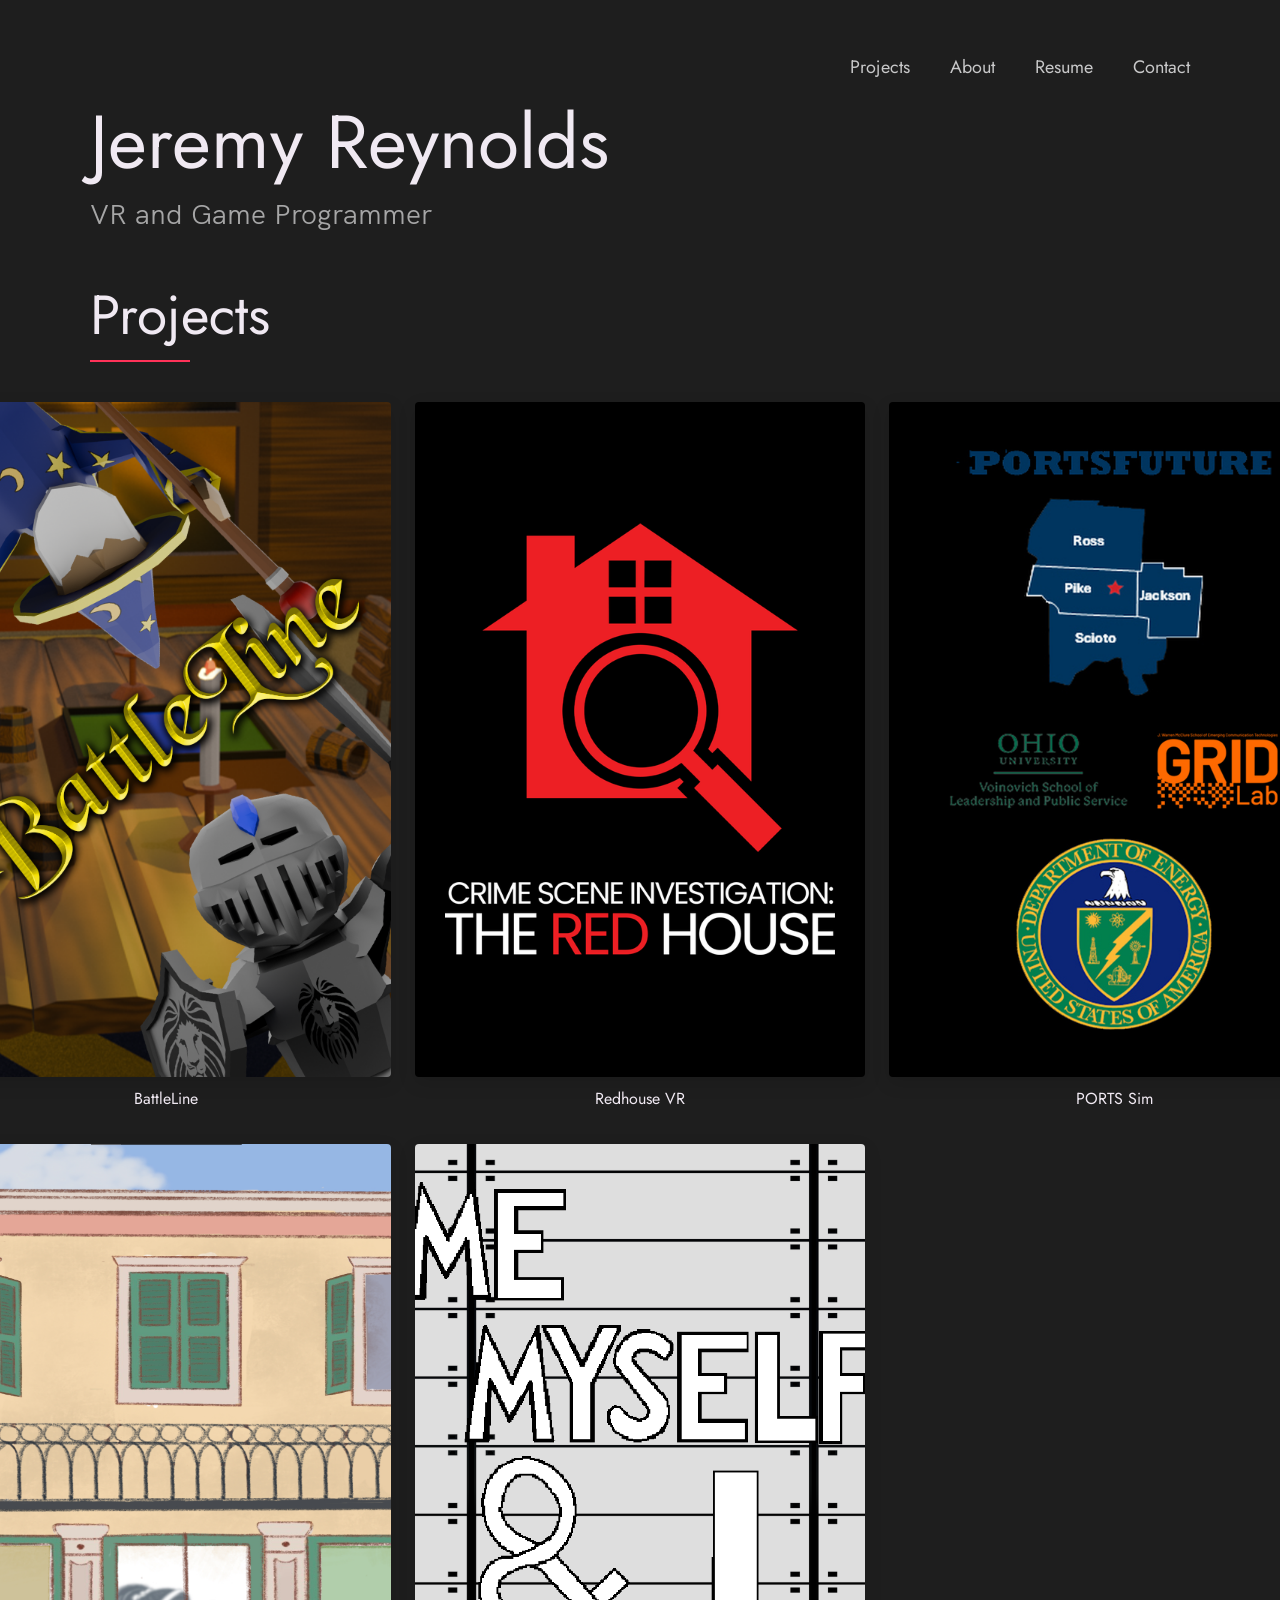
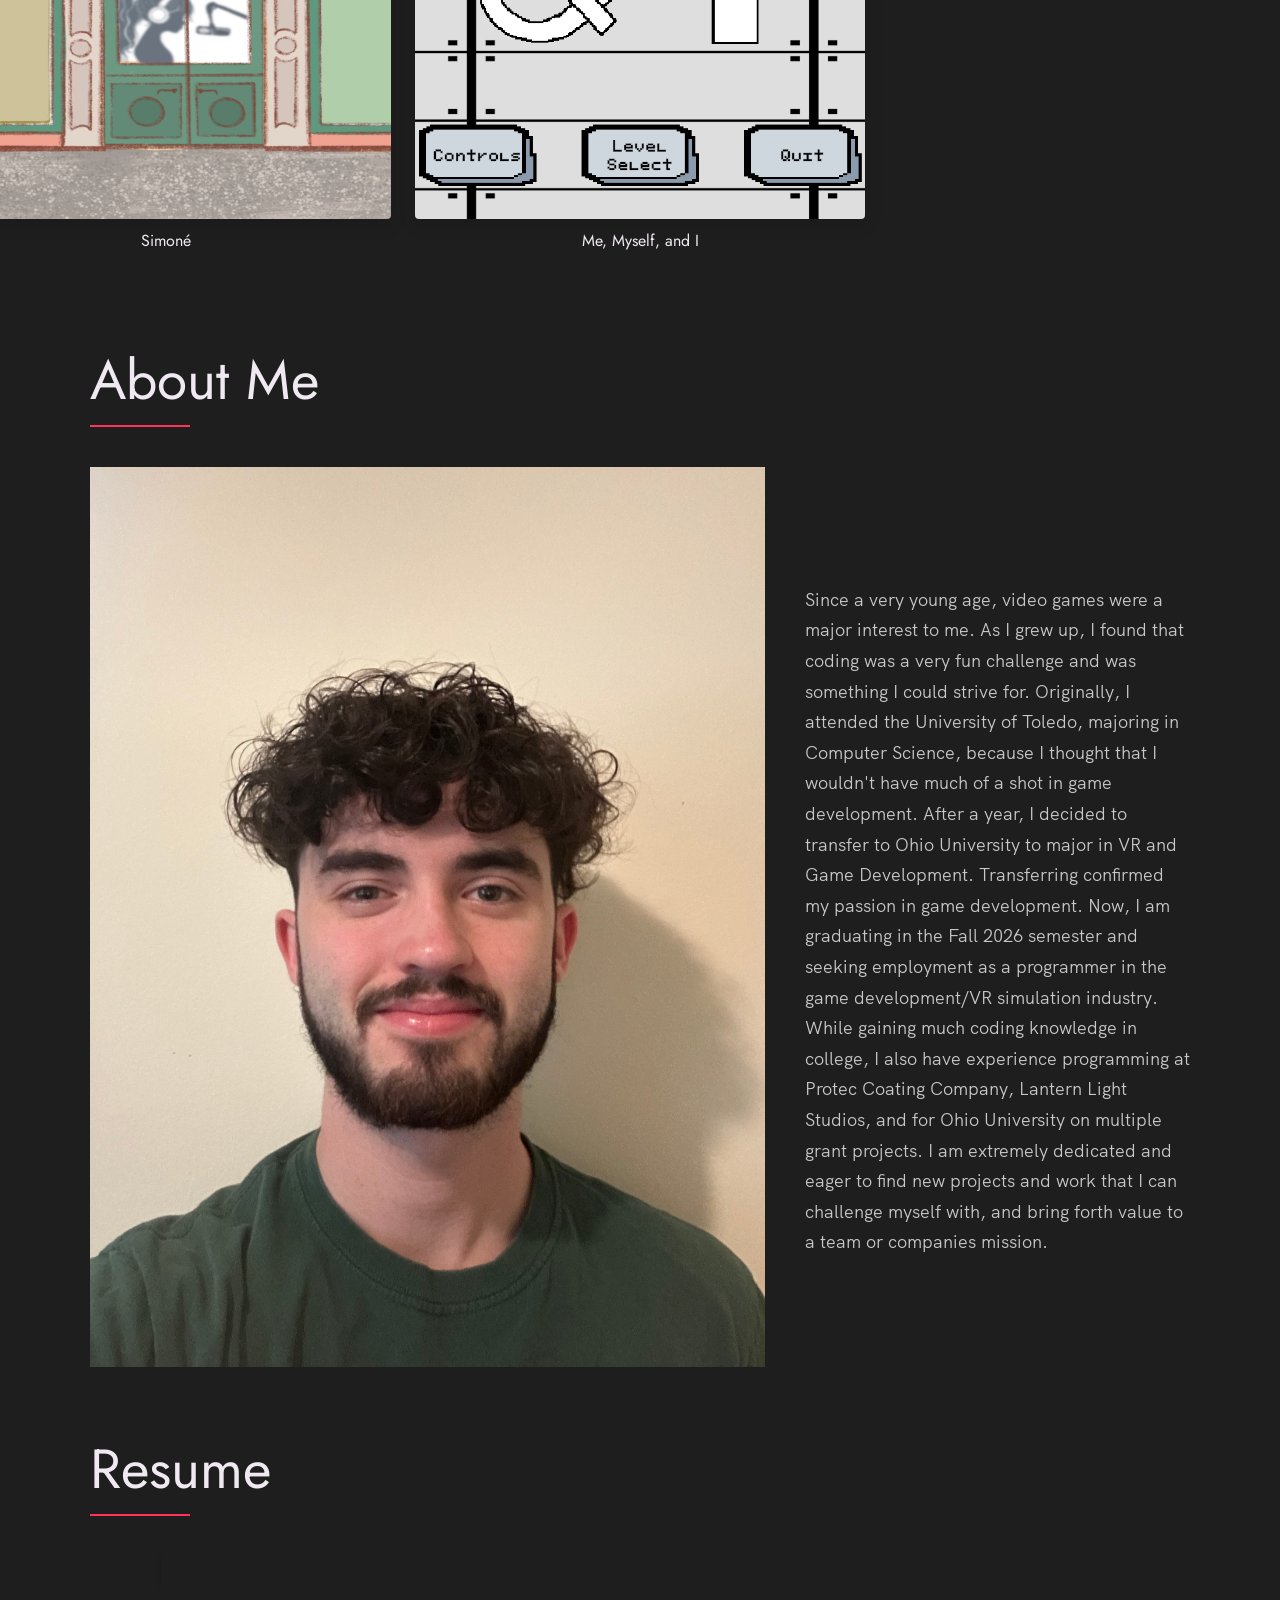
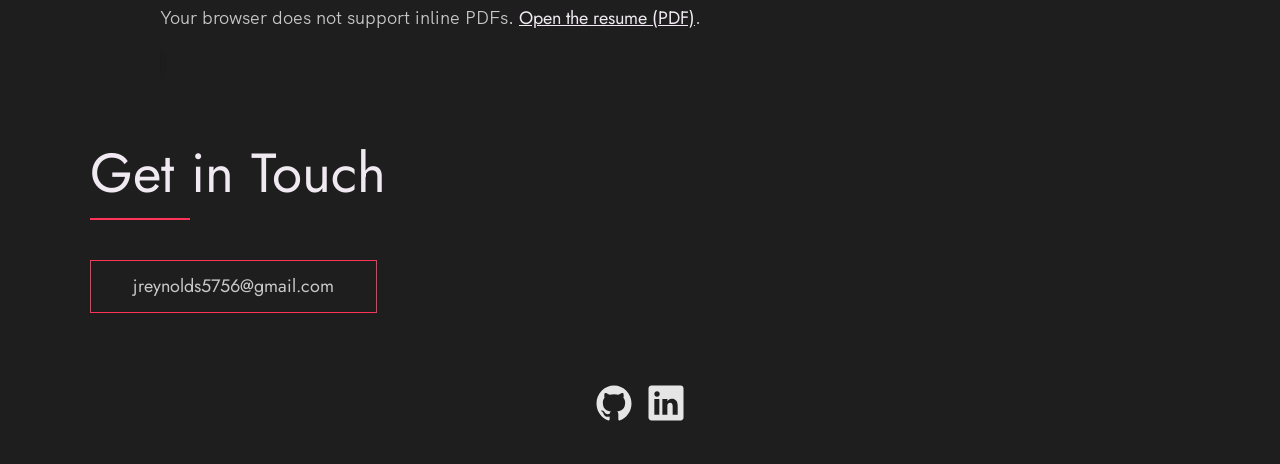
<file: index.html>
<!DOCTYPE html>
<html lang="en">

<head>
  <meta charset="UTF-8" />
  <meta name="viewport" content="width=device-width, initial-scale=1.0" />
  <link rel="shortcut icon" type="image/png" href="./images/jImage.jpg" />

  <title>
    Jeremy Reynolds | Game Developer & Designer
  </title>

  <meta name="description" content="Add small description of yourself.">
  <meta name="keywords" content="Put your name, skills and some coding keywords" />
  <link rel="stylesheet" href="index.css" />
</head>

<body>

  <!-- ***** Header ***** -->

  <header class="header" role="banner" id="top">
    <div class="row">
      <nav class="nav" role="navigation">
        <ul class="nav__items">
          <li class="nav__item"><a href="#work" class="nav__link">Projects</a></li>
          <li class="nav__item">
            <a href="#about" class="nav__link">About</a>
          </li>
          <li class="nav__item">
            <a href="#resume" class="nav__link">Resume</a>
          </li>
          <li class="nav__item">
            <a href="#contact" class="nav__link">Contact</a>
          </li>
        </ul>
      </nav>
    </div>
    <div class="header__text-box row">
      <div class="header__text">
        <h1 class="heading-primary">
          <span>Jeremy Reynolds</span>
        </h1>
        <p>VR and Game Programmer</p>
      </div>
    </div>
  </header>

  <main role="main">

    <!-- ***** Work ***** -->

    <section class="work" id="work">
      <div class="row">
        <h2>Projects</h2>

        <!-- Project grid: 3 pictures per row (600x900 each) -->
        <div class="project-grid" aria-label="Project gallery">

          <article class="project-card">
            <a href="projects/battleline.html" class="project-link" title="Open BattleLine project page">
              <img src="./images/battleline/library_capsule.png" alt="BattleLine cover" class="project-image" width="600" height="900" />
              <h3 class="project-title">BattleLine</h3>
            </a>
          </article>

          <article class="project-card">
            <a href="projects/redhouse.html" class="project-link" title="Open Redhouse VR project page">
              <img src="./images/rh/rhvrCapsuleImage.png" alt="Redhouse VR cover" class="project-image" width="600" height="900" />
              <h3 class="project-title">Redhouse VR</h3>
            </a>
          </article>

          <article class="project-card">
            <a href="projects/ports.html" class="project-link" title="Open PORTS Sim project page">
              <img src="./images/ports/portsCapsule.png" alt="PORTS Sim cover" class="project-image" width="600" height="900" />
              <h3 class="project-title">PORTS Sim</h3>
            </a>
          </article>

          <article class="project-card">
            <a href="projects/simone.html" class="project-link" title="Open Simoné project page">
              <img src="./images/simone/Simone.png" alt="Simoné cover" class="project-image" width="600" height="900" />
              <h3 class="project-title">Simoné</h3>
            </a>
          </article>

          <article class="project-card">
            <a href="projects/me-myself-and-i.html" class="project-link" title="Open Me, Myself, and I project page">
              <img src="./images/mmi/eugeneMain.png" alt="Me, Myself, and I cover" class="project-image" width="600" height="900" />
              <h3 class="project-title">Me, Myself, and I</h3>
            </a>
          </article>
          
        </div>

      </div>
    </section>

    <!-- ***** About ***** -->

    <section class="about" id="about">
      <div class="row">
        <h2>About Me</h2>
        <div class="about__content">
          <div class="about__text">
            <p>
              Since a very young age, video games were a major interest to me. As I grew up, I found that coding was a very fun challenge and was something I could strive for. 
              Originally, I attended the University of Toledo, majoring in Computer Science, because I thought that I wouldn't have much of a shot in game development. After a year, 
              I decided to transfer to Ohio University to major in VR and Game Development. Transferring confirmed my passion in game development. 

              Now, I am graduating in the Fall 2026 semester and seeking employment as a programmer in the game development/VR simulation industry. While gaining much coding knowledge in college, 
              I also have experience programming at Protec Coating Company, Lantern Light Studios, and for Ohio University on multiple grant projects. 

              I am extremely dedicated and eager to find new projects and work that I can challenge myself with, and bring forth value to a team or companies mission.
            </p>
          </div>

          <div class="about__photo-container">
            <img class="about__photo" src="./images/reynoldsJeremy.jpeg" alt="" />
          </div>
        </div>
      </div>
    </section>

  <!-- ***** Resume ***** -->

    <section class="resume" id="resume">
      <div class="row">
        <h2>Resume</h2>
        <div class="resume__content">
          <div class="resume__photo-container">
            <object class="resume__pdf" data="./images/ReynoldsResume.pdf" type="application/pdf" width="100%" height="600">
            <p>Your browser does not support inline PDFs. <a href="./images/ReynoldsResume.pdf" target="_blank" rel="noopener">Open the resume (PDF)</a>.</p>
            </object>
          </div>
        </div>
      </div>
    </section>
  </main>

  <!-- ***** Contact ***** -->

  <section class="contact" id="contact">
    <div class="row">
      <h2>Get in Touch</h2>
      <div class="contact__info">
        <p>
          
        </p>
        <a href="mailto:jreynolds5756@gmail.com" class="btn">jreynolds5756@gmail.com</a>
      </div>
    </div>
  </section>

  <!-- ***** Footer ***** -->

  <footer role="contentinfo" class="footer">
    <div class="row">
      <ul class="footer__social-links">
        <li class="footer__social-link-item">
          <a href="https://github.com/Jreyn17" title="Link to Github Profile">
            <img src="./images/svg/github.svg" class="footer__social-image" alt="Github">
          </a>
        </li>
        <li class="footer__social-link-item">
          <a href="https://www.linkedin.com/in/jeremynreynolds/">
            <img src="./images/svg/linkedin.svg" title="Link to Linkedin Profile" class="footer__social-image" alt="Linkedin">
          </a>
        </li>
      </ul>
    </div>
  </footer>

  <a href="#top" class="back-to-top" title="Back to Top">
    <img src="./images/svg/arrow-up.svg" alt="Back to Top" class="back-to-top__image"/>
  </a>
  <script src="./index.js"></script>
</body>

</html>
</file>
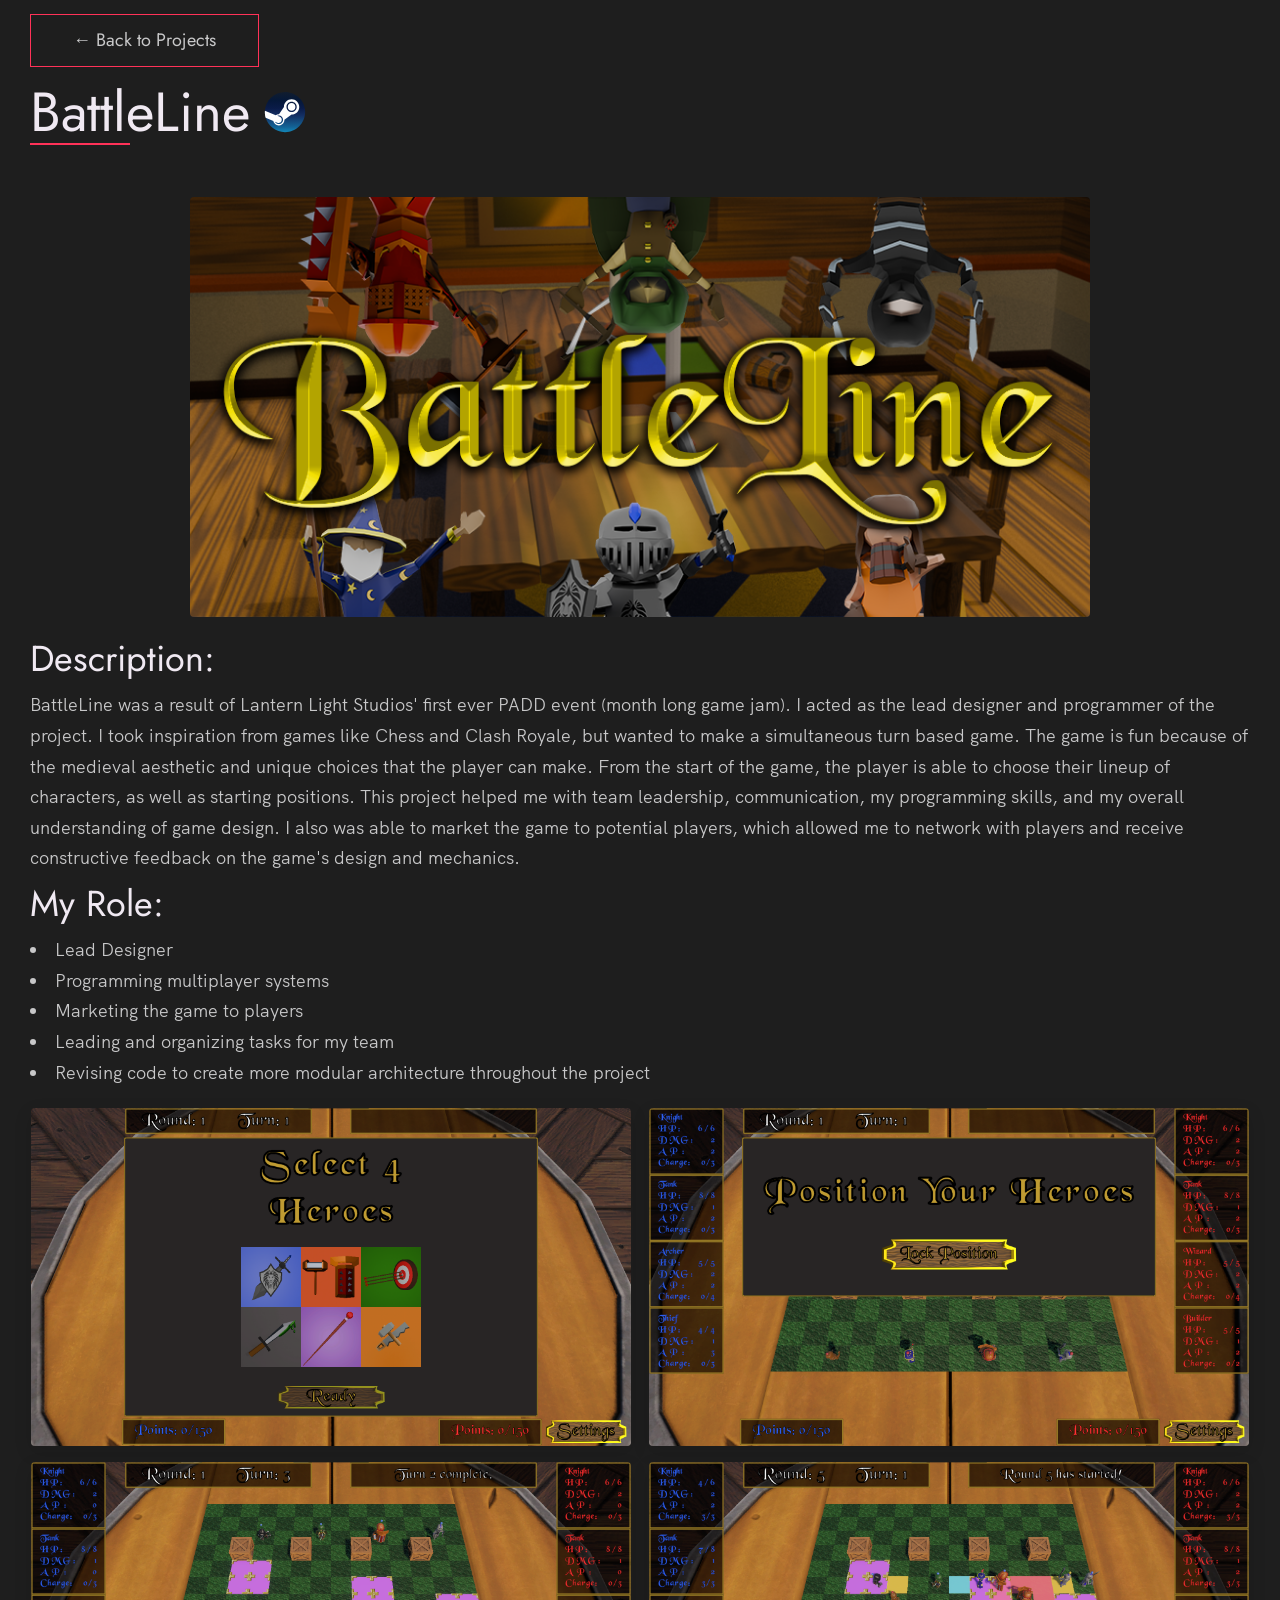
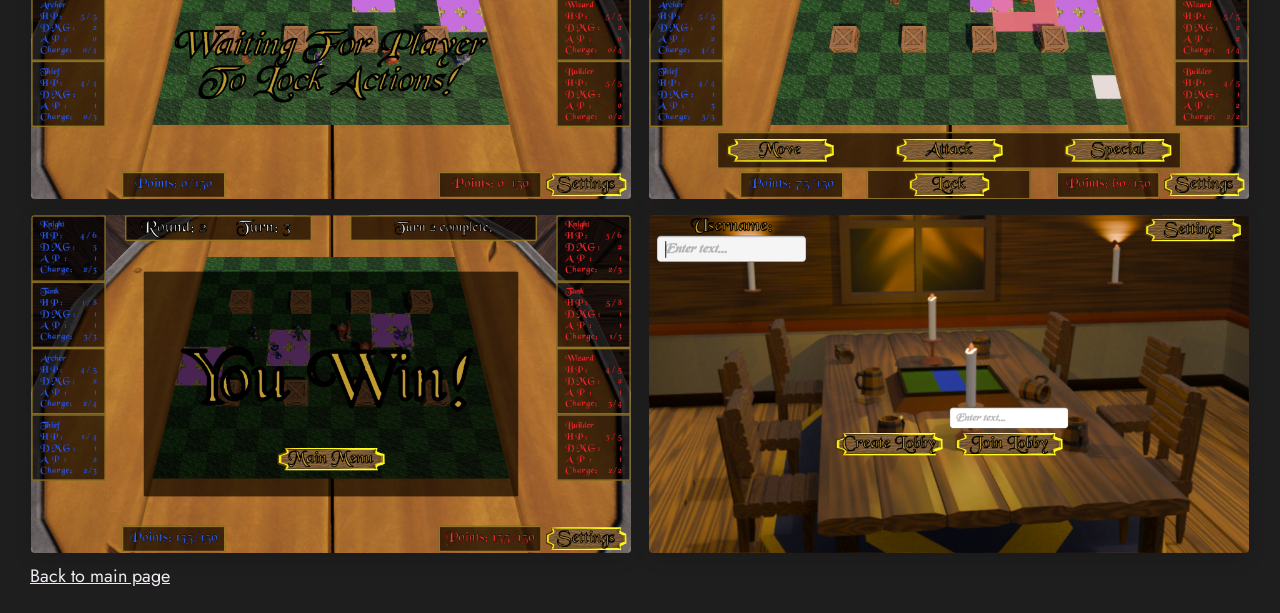
<file: projects/battleline.html>
﻿<!doctype html>
<html lang="en">
<head>
  <meta charset="utf-8" />
  <meta name="viewport" content="width=device-width,initial-scale=1" />
  <title>BattleLine — Project</title>
  <link rel="stylesheet" href="../index.css" />
</head>
<body>
  <main class="project-page">
    <a href="../index.html" class="btn" style="display:inline-block;margin-bottom:12px;text-decoration:none;">← Back to Projects</a>

    <h2>
      <span>BattleLine</span>
      <a href="https://store.steampowered.com/app/4089340/BattleLine/" title="Link to Steam Page" class="steam-link" aria-label="Open BattleLine on Steam">
        <img src="../images/svg/steam.svg" class="footer__social-image" alt="Steam">
      </a>
    </h2>

    <!-- Hero / cover (now centered by CSS) -->
    <img src="../images/battleline/library_header.png" alt="BattleLine cover" class="hero-image" />
    
    <h1>Description:</h1>

    <p>
      BattleLine was a result of Lantern Light Studios' first ever PADD event (month long game jam). 
      I acted as the lead designer and programmer of the project.
      I took inspiration from games like Chess and Clash Royale, but wanted to make a simultaneous turn based game.
      The game is fun because of the medieval aesthetic and unique choices that the player can make.
      From the start of the game, the player is able to choose their lineup of characters, as well as starting positions.
      This project helped me with team leadership, communication, my programming skills, and my overall understanding of game design.
      I also was able to market the game to potential players, which allowed me to network with players and receive constructive feedback on the game's design and mechanics.
    </p>

    <h1>My Role:</h1>

    <ul class="work__list">
      <li>Lead Designer</li>
      <li>Programming multiplayer systems</li>
      <li>Marketing the game to players</li>
      <li>Leading and organizing tasks for my team</li>
      <li>Revising code to create more modular architecture throughout the project</li>
    </ul>

    <!-- Gallery: will display 2 columns when viewport >= 1220px -->
    <div class="gallery" aria-label="BattleLine screenshots">
      <div class="gallery-item">
        <img src="../images/battleline/image0.png" alt="BattleLine screenshot 0" />
      </div>
      <div class="gallery-item">
        <img src="../images/battleline/image1.png" alt="BattleLine screenshot 1" />
      </div>
      <div class="gallery-item">
        <img src="../images/battleline/image2.png" alt="BattleLine screenshot 2" />
      </div>
      <div class="gallery-item">
        <img src="../images/battleline/image3.png" alt="BattleLine screenshot 3" />
      </div>
      <div class="gallery-item">
        <img src="../images/battleline/image4.png" alt="BattleLine screenshot 4" />
      </div>
      <div class="gallery-item">
        <img src="../images/battleline/image5.png" alt="BattleLine screenshot 5" />
      </div>
    </div>

    <p>
      <a href="../index.html">Back to main page</a>
    </p>
  </main>
</body>
</html>
</file>
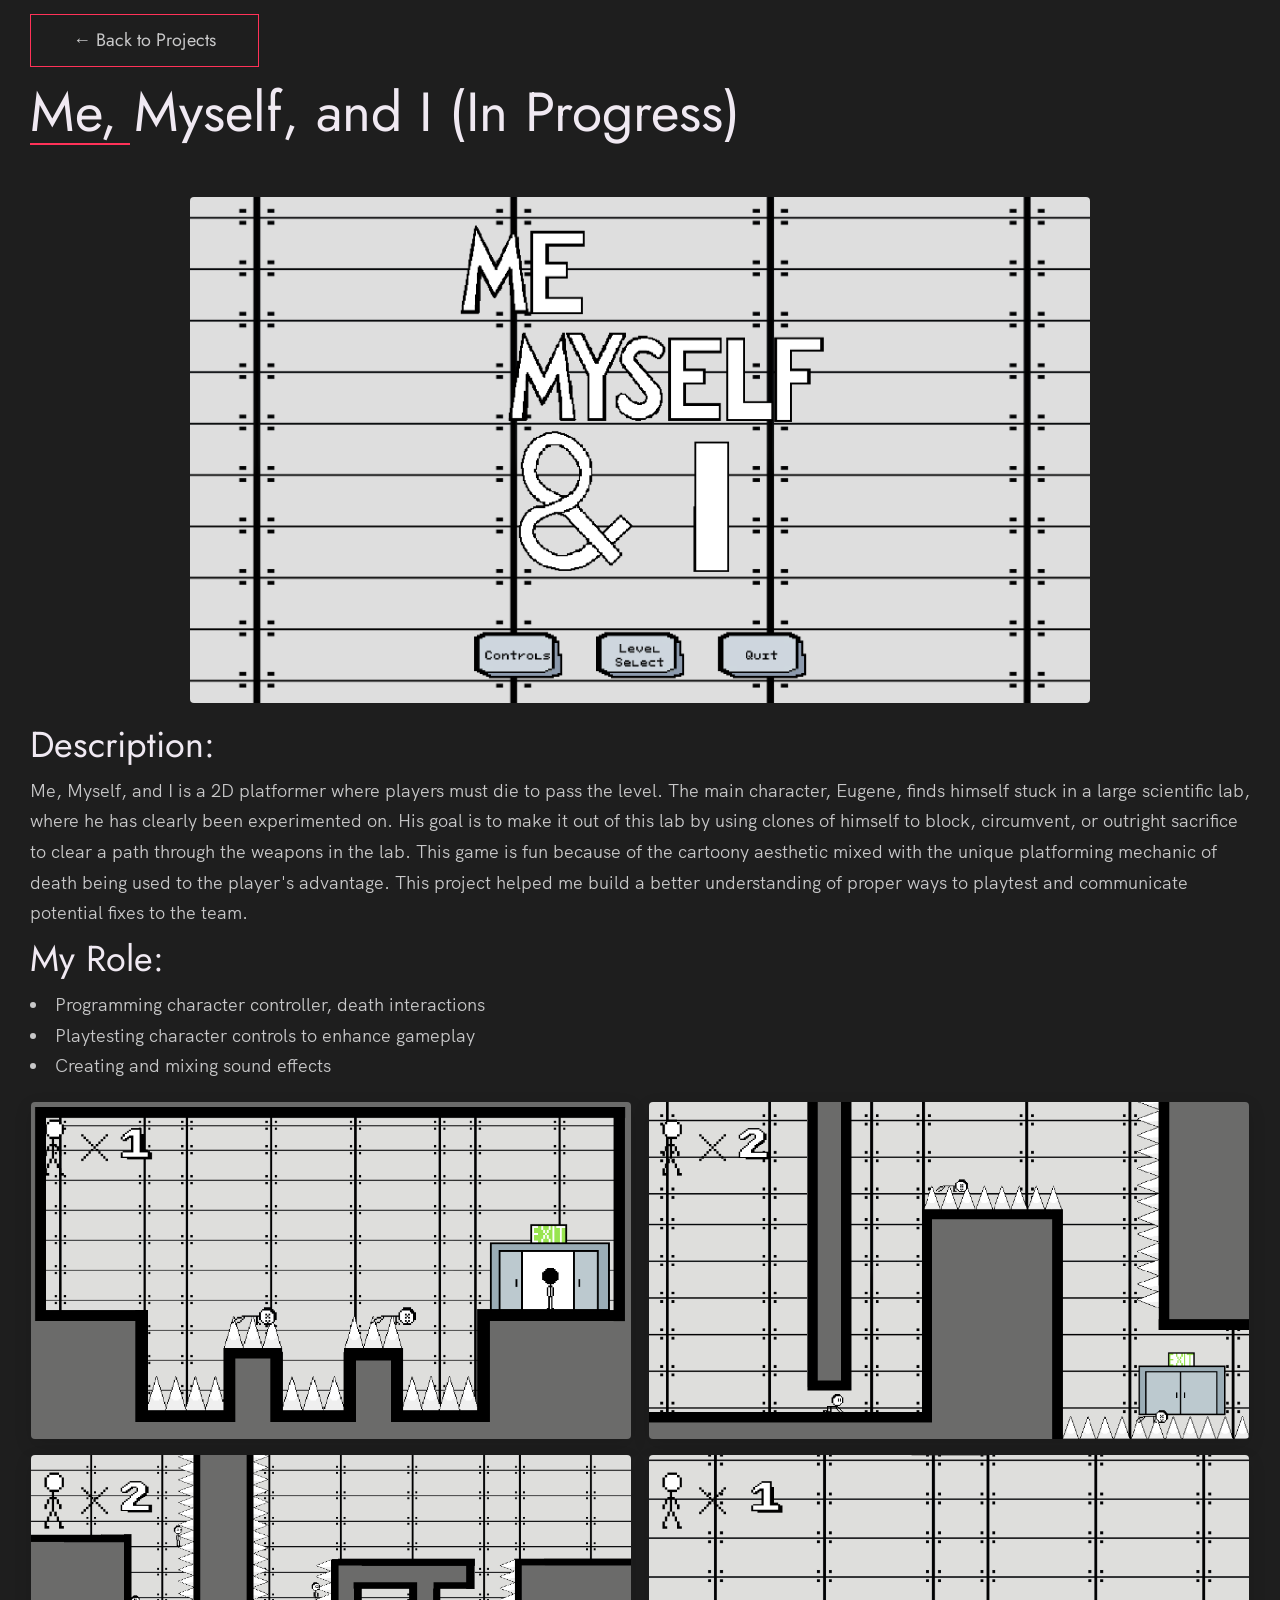
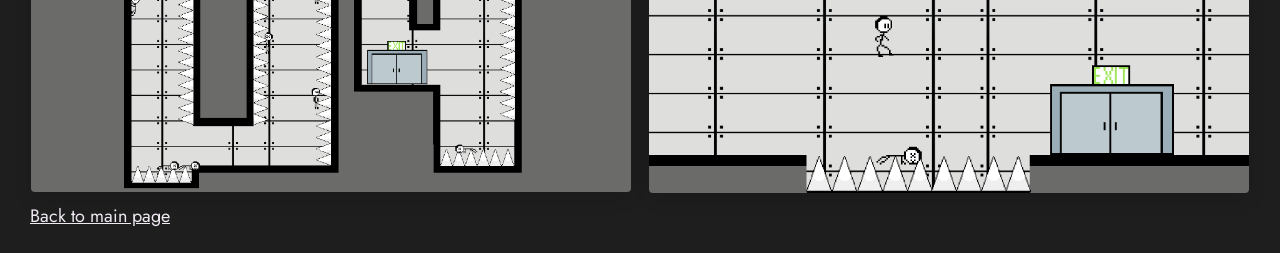
<file: projects/me-myself-and-i.html>
﻿<!doctype html>
<html lang="en">
<head>
  <meta charset="utf-8" />
  <meta name="viewport" content="width=device-width,initial-scale=1" />
  <title>Me, Myself, and I — Project</title>
  <link rel="stylesheet" href="../index.css" />
</head>
<body>
  <main class="project-page">
    <a href="../index.html" class="btn" style="display:inline-block;margin-bottom:12px;text-decoration:none;">← Back to Projects</a>

    <h2>
      <span>Me, Myself, and I (In Progress)</span>
    </h2>

    <!-- Hero / cover (now centered by CSS) -->
    <img src="../images/mmi/eugeneMain.png" alt="Me, Myself, and I cover" class="hero-image" />
    
    <h1>Description:</h1>

    <p>
      Me, Myself, and I is a 2D platformer where players must die to pass the level.
      The main character, Eugene, finds himself stuck in a large scientific lab, where he has clearly been experimented on.
      His goal is to make it out of this lab by using clones of himself to block, circumvent, or outright sacrifice to clear a path through the weapons in the lab.
      This game is fun because of the cartoony aesthetic mixed with the unique platforming mechanic of death being used to the player's advantage.
      This project helped me build a better understanding of proper ways to playtest and communicate potential fixes to the team. 
    </p>

    <h1>My Role:</h1>

    <ul class="work__list">
      <li>Programming character controller, death interactions</li>
      <li>Playtesting character controls to enhance gameplay</li>
      <li>Creating and mixing sound effects</li>
    </ul>

    <!-- Gallery: will display 2 columns when viewport >= 1220px -->
    <div class="gallery" aria-label="Me, Myself, and I screenshots">
      <div class="gallery-item">
        <img src="../images/mmi/eugene1.png" alt="Me, Myself, and I screenshot 0" />
      </div>
      <div class="gallery-item">
        <img src="../images/mmi/eugene2.png" alt="Me, Myself, and I screenshot 1" />
      </div>
      <div class="gallery-item">
        <img src="../images/mmi/eugene3.png" alt="Me, Myself, and I screenshot 2" />
      </div>
      <div class="gallery-item">
        <img src="../images/mmi/Eugene.png" alt="Me, Myself, and I screenshot 3" />
      </div>
    </div>

    <p>
      <a href="../index.html">Back to main page</a>
    </p>
  </main>
</body>
</html>
</file>
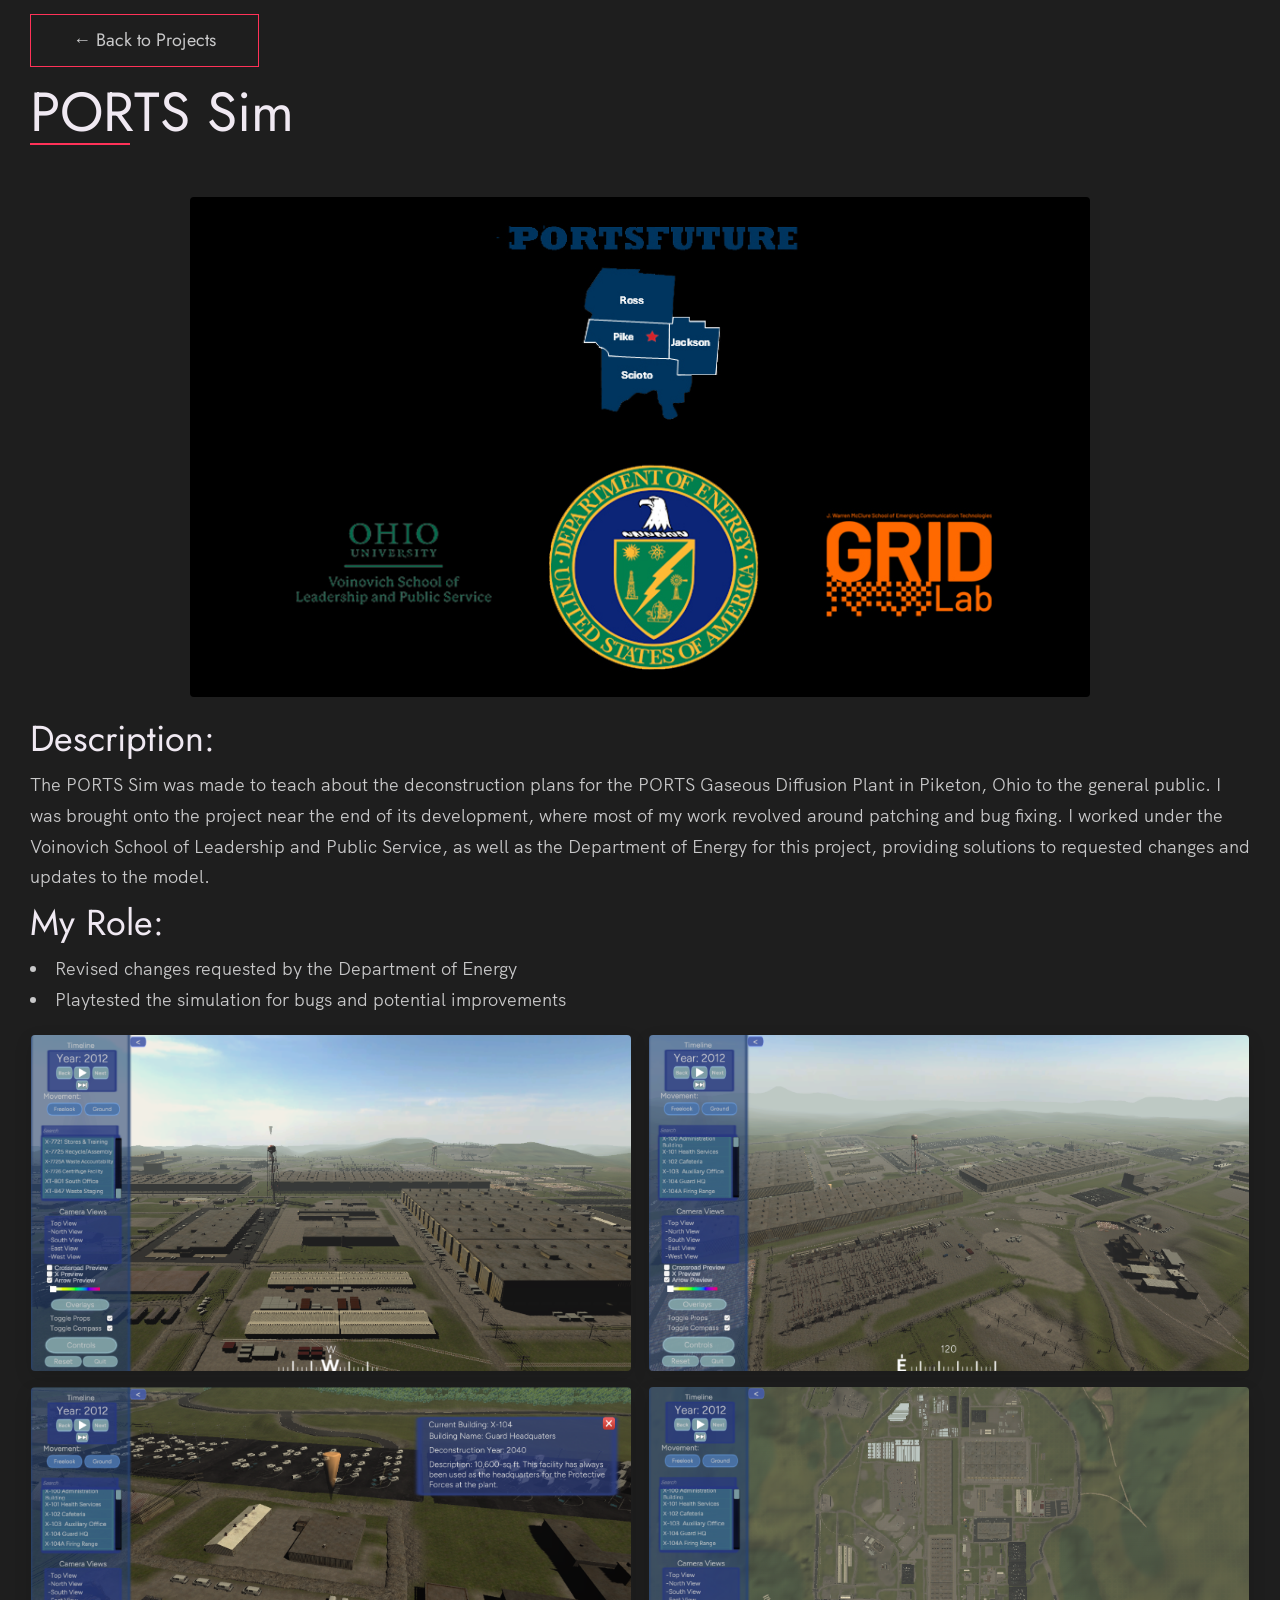
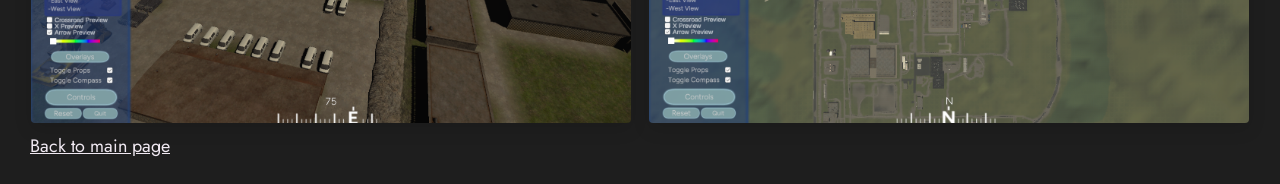
<file: projects/ports.html>
﻿<!doctype html>
<html lang="en">
<head>
  <meta charset="utf-8" />
  <meta name="viewport" content="width=device-width,initial-scale=1" />
  <title>PORTS Sim — Project</title>
  <link rel="stylesheet" href="../index.css" />
</head>
<body>
  <main class="project-page">
    <a href="../index.html" class="btn" style="display:inline-block;margin-bottom:12px;text-decoration:none;">← Back to Projects</a>

    <h2>
      <span>PORTS Sim</span>
    </h2>

    <!-- Hero / cover (now centered by CSS) -->
    <img src="../images/ports/portsSplashEdit.png" alt="PORTS Sim cover" class="hero-image" />
    
    <h1>Description:</h1>

    <p>
    The PORTS Sim was made to teach about the deconstruction plans for the PORTS Gaseous Diffusion Plant in Piketon, Ohio to the general public.
    I was brought onto the project near the end of its development, where most of my work revolved around patching and bug fixing.
    I worked under the Voinovich School of Leadership and Public Service, as well as the Department of Energy for this project, providing solutions
    to requested changes and updates to the model.
    </p>

    <h1>My Role:</h1>

    <ul class="work__list">
      <li>Revised changes requested by the Department of Energy</li>
      <li>Playtested the simulation for bugs and potential improvements</li>
    </ul>

    <!-- Gallery: will display 2 columns when viewport >= 1220px -->
    <div class="gallery" aria-label="PORTS Sim screenshots">
      <div class="gallery-item">
        <img src="../images/ports/portsStart.png" alt="PORTS Sim screenshot 0" />
      </div>
      <div class="gallery-item">
        <img src="../images/ports/portsAboveShot.png" alt="PORTS Sim screenshot 1" />
      </div>
      <div class="gallery-item">
        <img src="../images/ports/portsGuardHeadquarters.png" alt="PORTS Sim screenshot 2" />
      </div>
      <div class="gallery-item">
        <img src="../images/ports/portsTopView.png" alt="PORTS Sim screenshot 3" />
      </div>
    </div>

    <p>
      <a href="../index.html">Back to main page</a>
    </p>
  </main>
</body>
</html>
</file>
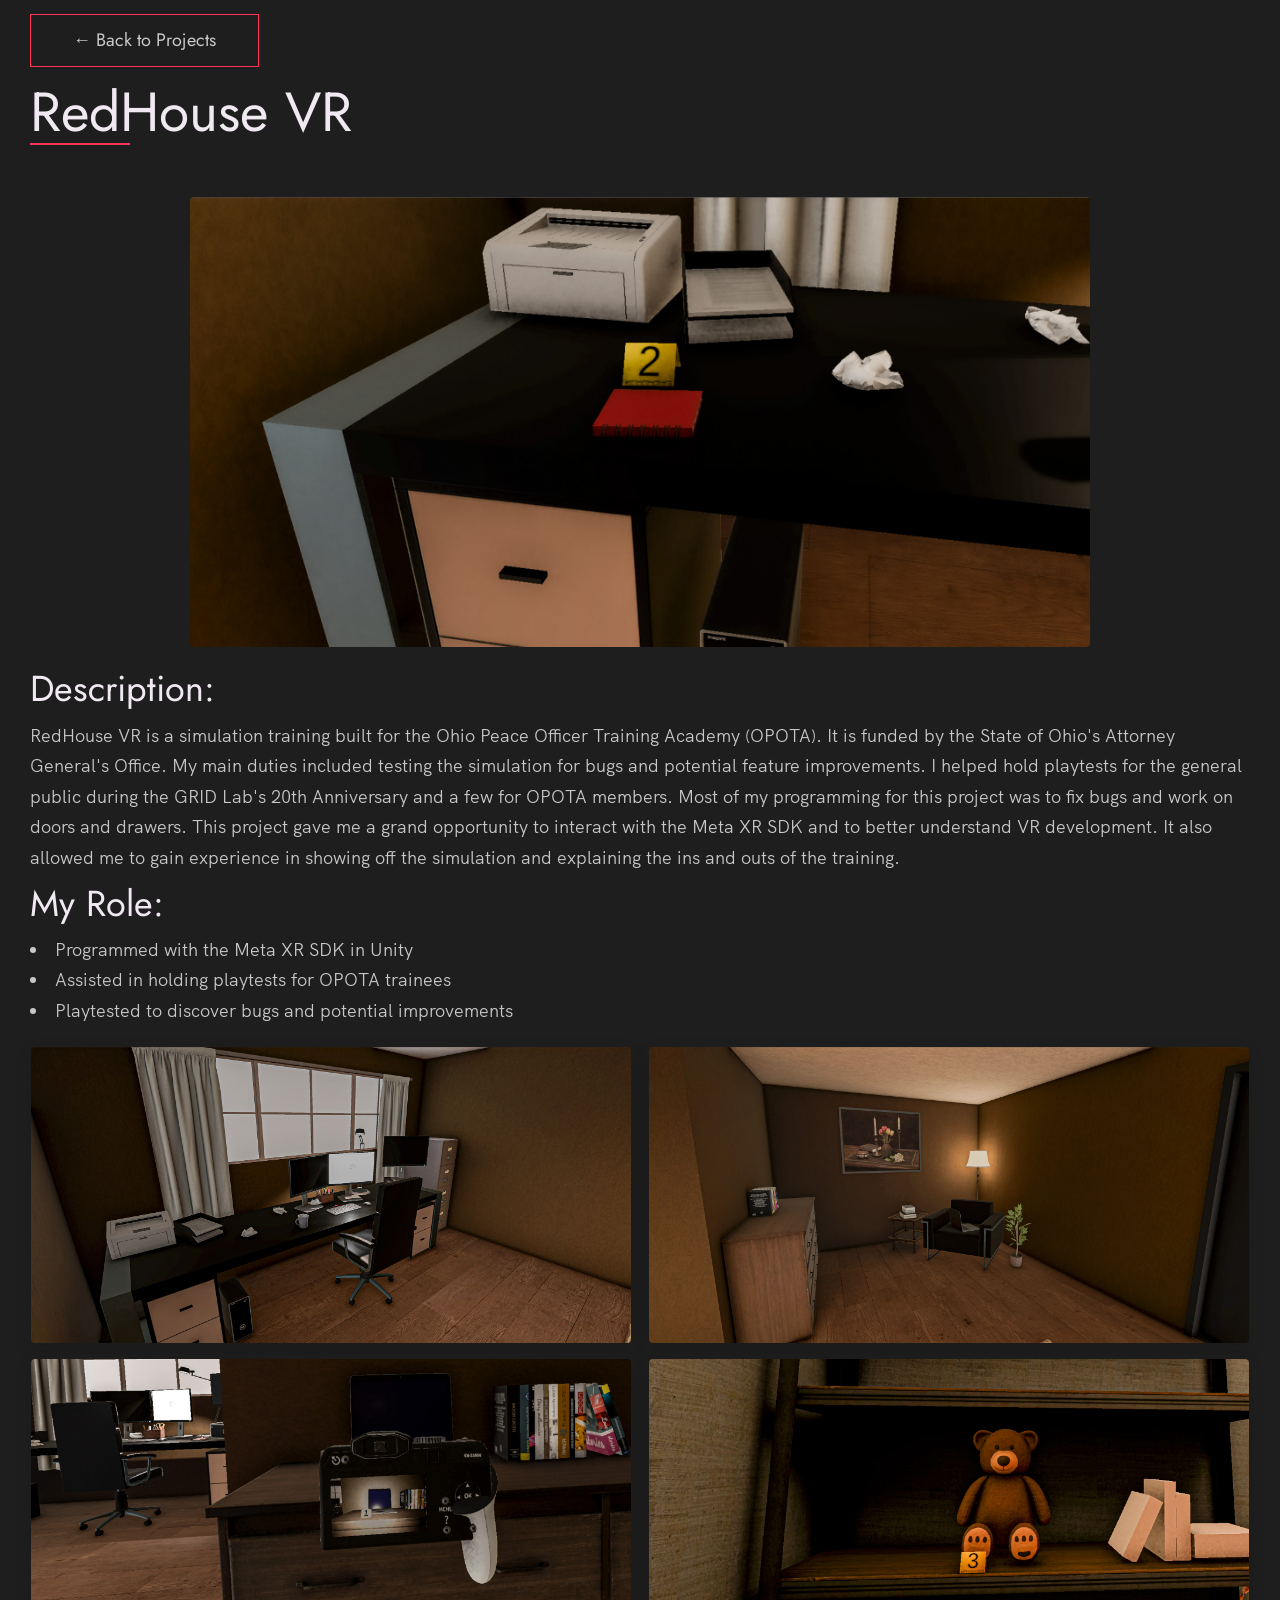
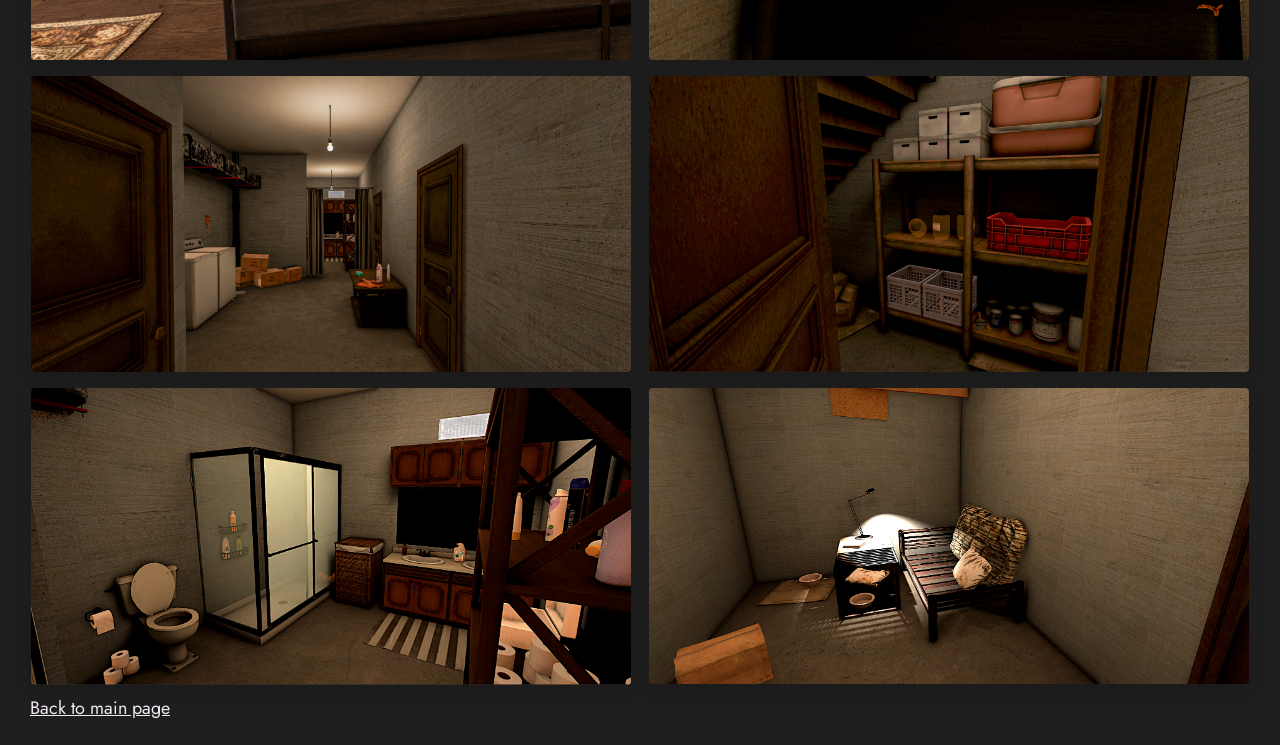
<file: projects/redhouse.html>
﻿<!doctype html>
<html lang="en">
<head>
  <meta charset="utf-8" />
  <meta name="viewport" content="width=device-width,initial-scale=1" />
  <title>RedHouse VR — Project</title>
  <link rel="stylesheet" href="../index.css" />
</head>
<body>
  <main class="project-page">
    <a href="../index.html" class="btn" style="display:inline-block;margin-bottom:12px;text-decoration:none;">← Back to Projects</a>

    <h2>
      <span>RedHouse VR</span>
    </h2>

    <!-- Hero / cover (now centered by CSS) -->
    <img src="../images/rh/BookletEvidence.png" alt="RedHouse VR cover" class="hero-image" />
    
    <h1>Description:</h1>

    <p>
      RedHouse VR is a simulation training built for the Ohio Peace Officer Training Academy (OPOTA). It is funded by the State of Ohio's Attorney General's Office.
      My main duties included testing the simulation for bugs and potential feature improvements. 
      I helped hold playtests for the general public during the GRID Lab's 20th Anniversary and a few for OPOTA members.
      Most of my programming for this project was to fix bugs and work on doors and drawers.
      This project gave me a grand opportunity to interact with the Meta XR SDK and to better understand VR development.
      It also allowed me to gain experience in showing off the simulation and explaining the ins and outs of the training.
    </p>

    <h1>My Role:</h1>

    <ul class="work__list">
      <li>Programmed with the Meta XR SDK in Unity</li>
      <li>Assisted in holding playtests for OPOTA trainees</li>
      <li>Playtested to discover bugs and potential improvements</li>
    </ul>

    <!-- Gallery: will display 2 columns when viewport >= 1220px -->
    <div class="gallery" aria-label="RedHouse VR screenshots">
      <div class="gallery-item">
        <img src="../images/rh/StudyDesk.png" alt="RedHouse VR screenshot 0" />
      </div>
      <div class="gallery-item">
        <img src="../images/rh/StudyNook.png" alt="RedHouse VR screenshot 1" />
      </div>
      <div class="gallery-item">
        <img src="../images/rh/LaptopEvidence.png" alt="RedHouse VR screenshot 2" />
      </div>
      <div class="gallery-item">
        <img src="../images/rh/TeddyEvidence.png" alt="RedHouse VR screenshot 3" />
      </div>
      <div class="gallery-item">
        <img src="../images/rh/BasementHall.png" alt="RedHouse VR screenshot 4" />
      </div>
      <div class="gallery-item">
        <img src="../images/rh/BasementStorage.png" alt="RedHouse VR screenshot 5" />
      </div>
      <div class="gallery-item">
        <img src="../images/rh/BasementBathroom.png" alt="RedHouse VR screenshot 6" />
      </div>
      <div class="gallery-item">
        <img src="../images/rh/BasementDungeonBed.png" alt="RedHouse VR screenshot 7" />
      </div>
    </div>

    <p>
      <a href="../index.html">Back to main page</a>
    </p>
  </main>
</body>
</html>
</file>
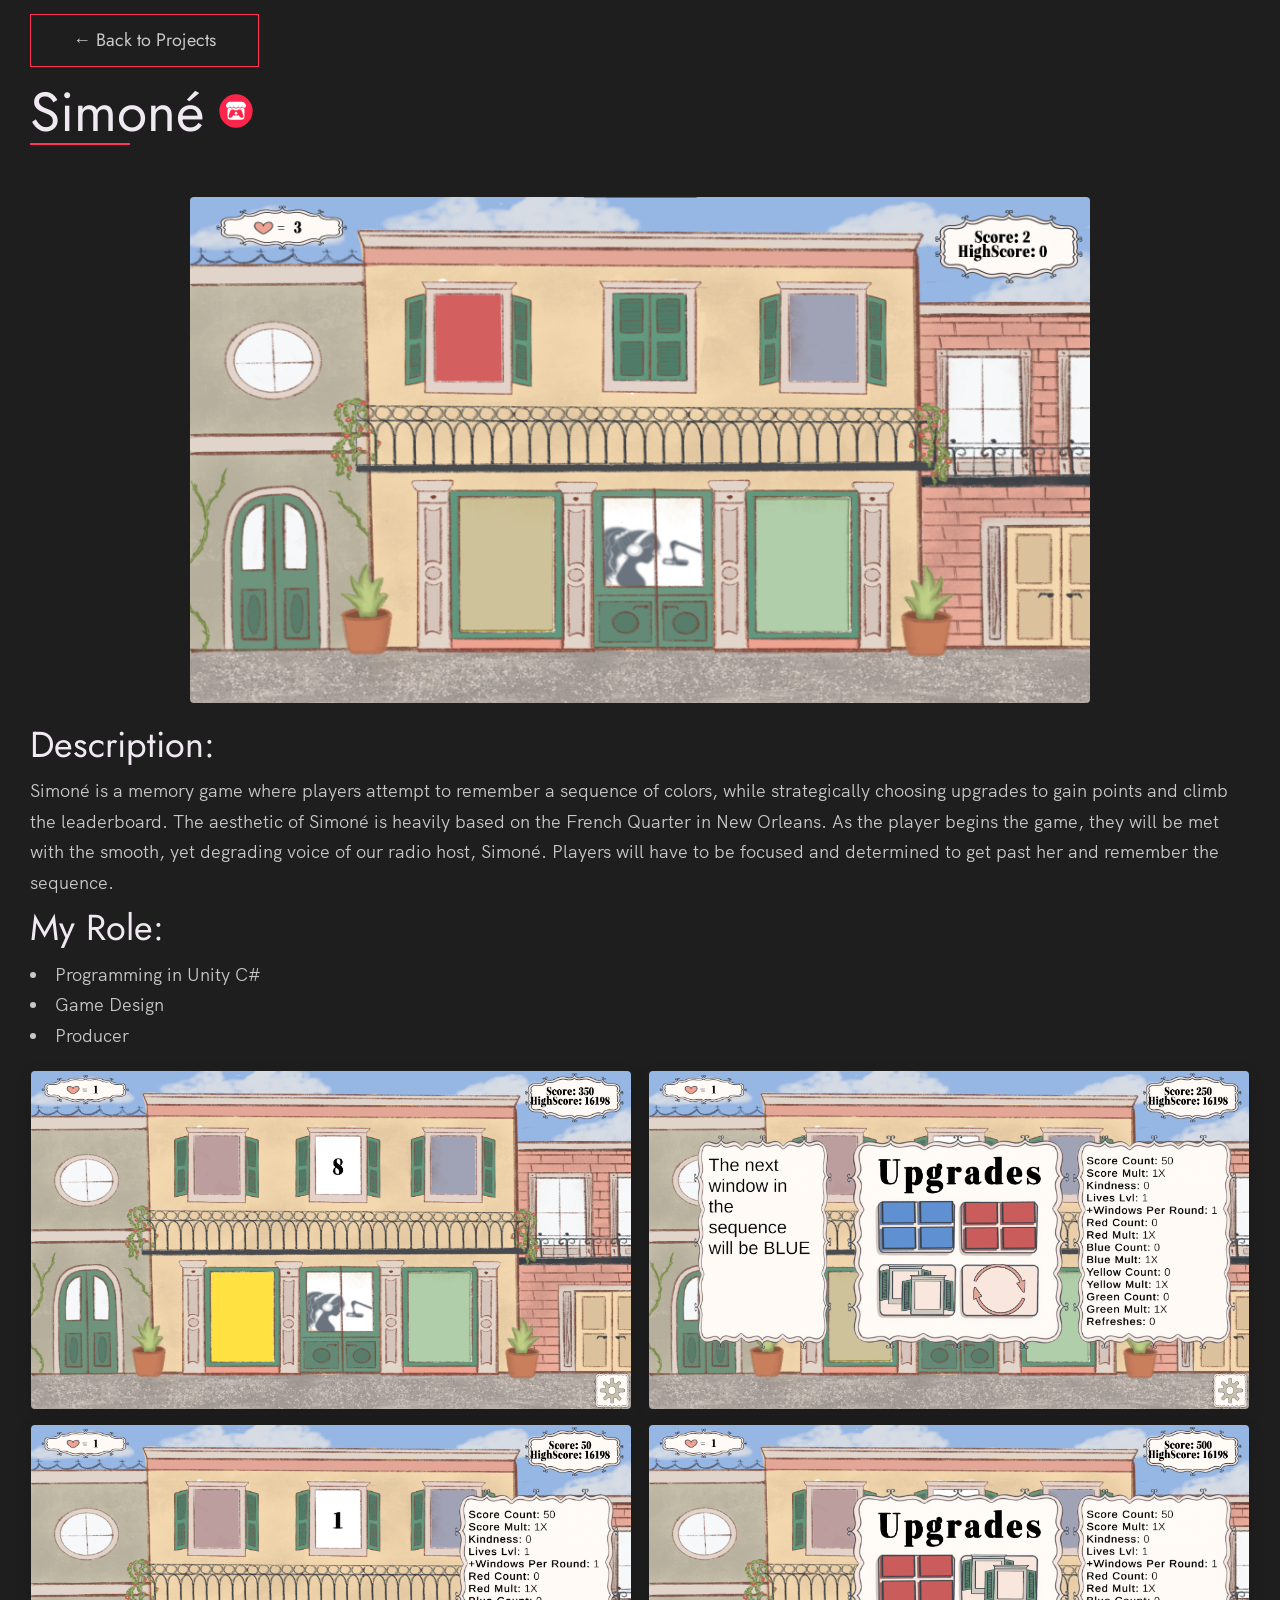
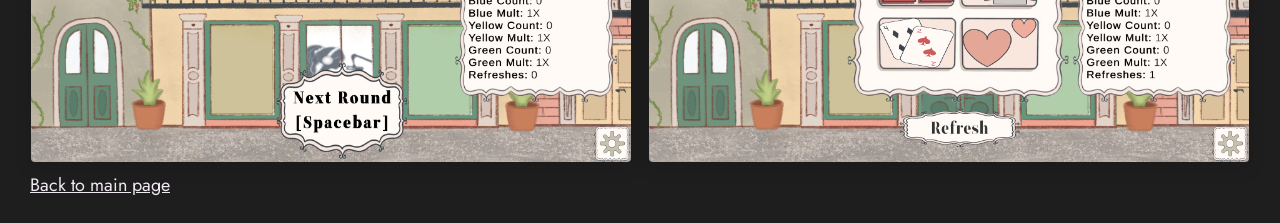
<file: projects/simone.html>
﻿<!doctype html>
<html lang="en">
<head>
  <meta charset="utf-8" />
  <meta name="viewport" content="width=device-width,initial-scale=1" />
  <title>Simoné — Project</title>
  <link rel="stylesheet" href="../index.css" />
</head>
<body>
  <main class="project-page">
    <a href="../index.html" class="btn" style="display:inline-block;margin-bottom:12px;text-decoration:none;">← Back to Projects</a>

    <h2>
      <span>Simoné</span>
      <a href="https://dudzdude668.itch.io/simone" title="Link to Itch.io Page" class="itch-link" aria-label="Open Simoné on Itch.io">
        <img src="../images/svg/itch.svg" class="footer__social-image" alt="Itch.io">
      </a>
    </h2>

    <!-- Hero / cover (now centered by CSS) -->
    <img src="../images/simone/Simone.png" alt="Simoné cover" class="hero-image" />

    <h1>Description:</h1>

    <p>
      Simoné is a memory game where players attempt to remember a sequence of colors, while strategically choosing upgrades to gain points and climb the leaderboard. 
      The aesthetic of Simoné is heavily based on the French Quarter in New Orleans. 
      As the player begins the game, they will be met with the smooth, yet degrading voice of our radio host, Simoné. 
      Players will have to be focused and determined to get past her and remember the sequence.
    </p>

    <h1>My Role:</h1>

    <ul class="work__list">
      <li>Programming in Unity C#</li>
      <li>Game Design</li>
      <li>Producer</li>
    </ul>

    <!-- Gallery: will display 2 columns when viewport >= 1220px -->
    <div class="gallery" aria-label="Simoné screenshots">
      <div class="gallery-item">
        <img src="../images/simone/simoneGameplay.png" alt="Simoné screenshot 0" />
      </div>
      <div class="gallery-item">
        <img src="../images/simone/simoneUpgradeOne.png" alt="Simoné screenshot 1" />
      </div>
      <div class="gallery-item">
        <img src="../images/simone/simoneWaitOnNextRound.png" alt="Simoné screenshot 2" />
      </div>
      <div class="gallery-item">
        <img src="../images/simone/simoneUpgradeTwo.png" alt="Simoné screenshot 3" />
      </div>
    </div>

    <p>
      <a href="../index.html">Back to main page</a>
    </p>
  </main>
</body>
</html>
</file>
<file: index.css>
/* --------------------------------------- */
/* ----- Basic Setup ----- */
/* --------------------------------------- */

@font-face {
    font-family: 'Hk Grotesk';
    font-style: normal;
    font-weight: 400;
    src: url('./fonts/HKGrotesk-Regular.woff') format('woff');
}

@font-face {
    font-family: 'Jost';
    font-style: normal;
    font-weight: 400;
    src: url('./fonts/Jost-Regular.ttf') format('woff');
}

* {
    margin: 0;
    padding: 0;
    box-sizing: inherit;
}

:root {
    --font-size-small: 1.8rem;
    --font-size-normal: 2.2rem;
    --font-size-medium: 2.8rem;
    --font-size-medium-1: 3.6rem;
    --font-size-large: 5.5rem;
    --font-size-huge: 7.5rem;
    --font-stack: 'Hk Grotesk', sans-serif;

    --line-height-normal: 1.7;
    --line-height-small: 1.2;

    --black: #1e1e1e;
    --pink: #ff3258;
    --white: #f0e9f2;
    --white-1: #e5e5e6da;


    --container-max-width: 1180px;
    --container-normal-width: 800px;
    --container-medium-width: 700px; 
    --container-small-width: 500px;

    --gutter-huge: 8rem;
    --gutter-medium: 4rem;
    --gutter-normal: 2rem;
    --gutter-small-1: 1.6rem;
    --gutter-small: 1.2rem;

    --border-light: 1px solid rgb(36, 35, 35);
}

html {
    font-size: 62.5%; /* (16/10)*100 = 62.5% => 1rem = 10px */
    box-sizing: border-box;
    scroll-behavior: smooth;
}

@media(max-width: 1000px) {
    html {
        font-size: 52%;
    }
}

body {
    font-size: var(--font-size-small);
    font-family: var(--font-stack);
    font-weight: 400;
    color: var(--white-1);
    line-height: var(--line-height-normal);
    background: var(--black);
    overflow-x: hidden;
}

.row {
    max-width: var(--container-max-width);
    margin: 0 auto;
}

@media(max-width: 1340px) {
    .row {
        max-width: 1100px;
    }
}

@media(max-width: 1240px) {
    .row {
        padding: 0 var(--gutter-medium);
    }
}

@media(max-width: 600px) {
    .row {
        padding: 0 var(--gutter-normal);
    }
}

@media(max-width: 600px) {
    .row {
        padding: 0 var(--gutter-small);
    }
}

section {
    padding: 3rem 0;
}

img {
    object-fit: contain;
    max-width: 100%;
}

/* --------------------------------------- */
/* ----- Headlines and Paragraphs ----- */
/* --------------------------------------- */

h1,
h2,
h3 {
    font-family: 'Jost', sans-serif;
    font-weight: 400;
    line-height: var(--line-height-small);
    color: var(--white);
}

.heading-primary {
    line-height: 1;
    font-size: var(--font-size-huge);
    font-weight: 400;
}

@media(max-width: 900px) {
    .heading-primary {
        font-size: 6.5rem;
    }
}

h2 {
    font-size: var(--font-size-large);
    margin-bottom: var(--gutter-medium);
}

h2::after {
    content: '';
    display: block;
    height: 2px;
    width: 10rem;
    background: var(--pink);
    margin: var(--gutter-small) 0;
}

h3 {
    font-size: var(--font-size-medium-1);
    margin-bottom: var(--gutter-small);
}

@media(max-width: 500px) {
    .heading-primary {
        font-size: var(--font-size-large);
    }

    h2 {
        font-size: var(--font-size-medium-1);
    }

    h3 {
        font-size: var(--font-size-medium);
    }
}

p {
    margin: var(--gutter-small-1) 0;
}

@media(max-width: 900px) {
    p { 
        max-width: var(--container-small-width);
    }
}

/* --------------------------------------- */
/* ----- Buttons and Links ----- */
/* --------------------------------------- */

a {
    color: var(--white);
    font-weight: 400;
    font-family: 'Jost', sans-serif;
    transition: all .2s;
    outline: 2px solid transparent;
}

::-moz-focus-inner {
    border: 0;
}

button:focus,
a:focus {
    outline: 2px solid var(--pink);
}

body:not(.user-is-tabbing) button:focus,
body:not(.user-is-tabbing) a:focus {
    outline: none;
}

.link:hover {
    color: var(--pink);
}

.btn {
    position: relative;
    display: inline-block;
    padding: 1rem 4.2rem;
    text-decoration: none;
    color: inherit;
    border: 1px solid  var(--pink);
    font-weight: 400;
}

.btn:focus {
    outline: none;
}

.btn::after {
    content: '';
    display: block;
    position: absolute;
    top: 0;
    left: 0;
    right: 100%;
    background: var(--white);
    height: 100%;
    z-index: -1;
    transition: all 0.2s cubic-bezier(1, 0.68, 0.16, 0.9);
}

.btn:hover::after,
.btn:focus::after {
    right: 0;
    background: var(--pink);
}

.btn--pink {
    background: var(--pink);
    transition: all 0.2s;
}

.btn--pink::after {
    display: none;
}

.btn--pink:hover,
.btn--pink:focus {
    background: transparent;
}

.link__text {
    position: relative;
    display: inline-block;
    padding: .6rem;
    color: inherit;
    text-decoration: none;
    border-bottom: 1px solid var(--pink);
}

.link__text::after {
    content: '';
    display: block;
    position: absolute;
    top: 0;
    left: 0;
    right: 100%;
    background: var(--white);
    height: 100%;
    z-index: -1;
    transition: all 0.2s cubic-bezier(1, 0.68, 0.16, 0.9);
}

.link__text:focus {
    outline: none;
}

.link__text:hover::after,
.link__text:focus:after {
    right: 0;
    background: var(--pink);
}

.link__text span {
    padding-left: 1rem;
    font-family: sans-serif;
}

/* ----- Back to Top ----- */

.back-to-top {
    position: fixed;
    bottom: 4rem;
    right: 4rem;
    display: flex;
    justify-content: center;
    align-items: center;
    height: 5.5rem;
    width: 5.5rem;
    background-color: var(--pink);
    border-radius: 50%;
    z-index: 10;
    visibility: hidden;
    transition: all .4s;
}

.back-to-top__image {
    height: 70%;
}

@media(max-width: 900px) {
    .back-to-top {
        right: 2rem;
    }
}

@media(max-width: 500px) {
    .back-to-top {
        right: 1rem;
    }
}

/* --------------------------------------- */
/* ----- Navigation ----- */
/* --------------------------------------- */

.nav {
    display: flex;
    justify-content: flex-end;
    padding: var(--gutter-small) 0;
}

.nav__items {
    display: flex;
    list-style: none;
}

.nav__item:not(:last-child) {
    margin-right: var(--gutter-medium);
}

@media(max-width: 500px) {
    .nav {
        justify-content: center;
    }
}

@media(max-width: 400px) {
    .nav__item:not(:last-child) {
        margin-right: var(--gutter-normal);
    }
}

@media(max-width: 300px) {
    .nav {
        font-size: var(--font-size-small);
    }
}

.nav__link {
    position: relative;
    display: inline-block;
    padding: 1rem 0;
    text-decoration: none;
    color: inherit;
    transition: all .2s;
}

.nav__link::after {
    content: '';
    position: absolute;
    bottom: 0;
    left: 0;
    right: 100%;
    display: inline-block;
    height: 1rem;
    background: var(--white);
    transition: all 0.25s cubic-bezier(1, 0.68, 0.16, 0.9);
}

.nav__link:hover {
    color: var(--pink);
}

.nav__link:hover::after {
    right: 0;
    height: 2px;
    background: var(--pink);
}

/* --------------------------------------- */
/* ----- Header ----- */
/* --------------------------------------- */

.header {
    height: auto;
    background: none;
    padding: 3rem 0 1.5rem;
}

.header__text {
    position: relative;
    top: 0;
    transform: none;
    max-width: var(--container-max-width);
    margin: 0 auto;
}

.header__text h1 {
    margin-bottom: 1rem;
}

.header__text p {
    margin: 0;
    font-size: var(--font-size-medium);
    opacity: 0.8;
}

@media(max-width: 500px) {
    .header {
        text-align: center;
    }

    .header__text p {
        transform: scale(.8);
    }
}

/* --------------------------------------- */
/* ----- Work ----- */
/* --------------------------------------- */

.work__box {
    display: flex;
    align-items: center;
}

@media(max-width: 900px) {
    .work__box {
        align-items: initial;
        flex-direction: column-reverse;
    }
}

.work__box:not(:last-child) {
    margin-bottom: 8rem;
}

@media(max-width: 500px) {
    .work__box:not(:last-child) {
        margin-bottom: 6rem;
    }
}

.work__links {
    display: flex;
    align-items: center;
}

.work__text {
    flex: 0 0 30%;
}

.work__list {
    /* list-style-type: square; */
    list-style-position: inside;
    margin-bottom: var(--gutter-normal);
}

.work__code {
    display: block;
    height: 3rem;
    margin-left: var(--gutter-normal);
    transition: all .3s;
}

.work__code:hover {
    transform: scale(1.2);
}

.work__image-box {
    margin-bottom: var(--gutter-normal);
}

@media(min-width: 901px) {
    .work__image-box {
        flex: 1;
        margin: 0 0 0 4rem;
    }
}

@media(max-width: 900px) {
    .work__code {
        height: 4rem;
    }
}

/* --------------------------------------- */
/* ----- Clients ----- */
/* --------------------------------------- */

.client__logos {
    display: flex;
    justify-content: space-between;
    filter: invert(100%) grayscale(100%) opacity(.8);
}

.client__logo {
    height: 6.5rem;
    max-width: 18rem;
}

@media(max-width: 1240px) {
    .client__logos {
        overflow-x: scroll;
        padding: var(--gutter-small);
    }

    .client__logo:not(:last-of-type) {
        margin-right: var(--gutter-medium);
    }
}

/* --------------------------------------- */
/* ----- About ----- */
/* --------------------------------------- */

.about__content {
    display: flex;
    flex-direction: row-reverse;
    align-items: center;
}

@media(max-width: 900px) {
    .about__content {
        flex-direction: column-reverse;
        align-items: initial;
    }
}

.about__photo-container {
    margin-bottom: var(--gutter-normal);
}

@media(min-width: 901px) {
    .about__text {
        flex: 0 0 35%;
    }
    
    .about__photo-container {
        flex: 1;
        margin: 0 var(--gutter-medium) 0 0;
    }
}

/* --------------------------------------- */
/* ----- Resume ----- */
/* --------------------------------------- */

.resume__content {
    display: flex;
    justify-content: center;
}



.resume__photo-container {
    max-width: 800px;
}

.resume__photo {
    width: 100%;
    height: auto;
    border: 1px solid #444;
    border-radius: 4px;
}

.resume__photo-container {
    width: 100%;
    max-width: 960px;
    margin: 0 auto;
}

.resume__pdf {
    width: 100%;
    height: 80vh;
    min-height: 500px;
    max-height: 900px;
    border: 1px solid rgba(0,0,0,0.08);
    box-shadow: 0 2px 8px rgba(0,0,0,0.06);
}

/* --------------------------------------- */
/* ----- Contact ----- */
/* --------------------------------------- */

.contact__info {
    max-width: var(--container-medium-width);
}

/* --------------------------------------- */
/* ----- Footer ----- */
/* --------------------------------------- */

.footer {
    text-align: center;
    padding: var(--gutter-normal) 0 var(--gutter-small);
}

.footer__social-links {
    display: flex;
    justify-content: center;
    padding: var(--gutter-normal) 0;
    list-style: none;
}

.footer__social-link-item:not(:last-of-type) {
    margin-right: var(--gutter-small);
}

.footer__social-image {
    height: 4rem;
}

.footer__github-buttons {
    display: flex;
    justify-content: center;
}

.footer__github-buttons iframe {
    height: 2.5rem;
    width: 84px;
    transform: translateY(3px);
}

@media(max-width: 500px) {
    .footer {
        padding: var(--gutter-medium) 0;
    } 
}

/* ===== Project gallery (450x675 thumbnails, 3 per row) ===== */

.project-grid {
  display: grid;
  grid-template-columns: repeat(3, 450px); /* 3 columns, each 450px */
  gap: 2.4rem;
  justify-content: center;
  align-items: start;
  margin: 2.4rem 0;
}

/* Make each card a centered column so title aligns under image */
.project-card {
  width: 450px;
  text-align: center;
  display: flex;
  flex-direction: column;
  align-items: center; /* centers the image and title horizontally */
}

.project-link {
  display: block;
  color: inherit;
  text-decoration: none;
}

/* Keep the image at 450x675 and centered */
.project-image {
  width: 450px;
  height: 675px;
  object-fit: cover; /* preserves the image ratio while filling container */
  object-position: center;
  display: block;
  border-radius: 4px;
  box-shadow: 0 6px 18px rgba(0,0,0,0.12);
  transition: transform .22s ease, box-shadow .22s ease;
}

.project-link:hover .project-image,
.project-link:focus .project-image {
  transform: translateY(-6px) scale(1.01);
  box-shadow: 0 12px 28px rgba(0,0,0,0.2);
}

/* ensure title is centered and doesn't overflow */
.project-title {
  margin-top: 1.2rem;
  font-size: 1.6rem;
  color: var(--white);
  text-align: center;
  width: 100%;
}

/* Responsive breakpoints
   - On narrower viewports we switch to fluid columns and preserve a 2:3
     image display using aspect-ratio so images scale down naturally. */

@media (max-width: 1200px) {
  /* switch grid to use fractional columns and let images be fluid */
  .project-grid {
    grid-template-columns: repeat(3, min(450px, 1fr));
  }
  .project-card, .project-image {
    width: 100%;
  }
  .project-image {
    aspect-ratio: 2/3;
    height: auto;
    object-fit: cover; /* still preserve image ratio as it scales */
  }
}

@media (max-width: 900px) {
  .project-grid {
    grid-template-columns: repeat(2, 1fr);
    gap: 1.8rem;
  }
}

@media (max-width: 720px) {
  .project-grid {
    grid-template-columns: 1fr;
    gap: 1.6rem;
  }
}

/* ===== Project page gallery (for individual project pages) ===== */

.project-page {
  max-width: 1240px;      /* allow two 600px images + small gap */
  margin: 8px auto;       /* smaller vertical margins */
  padding: 6px 10px;      /* small horizontal padding */
}

/* Heading spacing local to project pages */
.project-page h1 {
  margin: 6px 0 10px;
}

.project-page h2 {
  display: flex;
  align-items: center;
  gap: 1.2rem;
  position: relative;
  padding-bottom: var(--gutter-small); /* reserve space for the underline */
}

.project-page h2::after {
  content: '';
  position: absolute;
  left: 0;
  bottom: 0;
  height: 2px;
  width: 10rem; /* original underline length */
  background: var(--pink);
}

.project-page .steam-link {
    display: inline-flex;
    align-items: center;
    text-decoration: none;
    order: 1; /* keep title and icon before the pseudo-element */
}

.project-page .steam-link img.footer__social-image {
    width: 4.6rem; /* larger icon */
    height: auto;
}

/* Responsive: stack and scale down on small screens */
@media (max-width: 500px) {
    .project-page h2 {
        flex-direction: column;
        align-items: flex-start;
        gap: 0.6rem;
    }

    .project-page .steam-link img.footer__social-image {
        width: 2.8rem;
    }

    .project-page h2::after {
        margin-top: 0.6rem;
    }
}

/* Each gallery image requests natural 600px width but scales down when needed */
.project-page .gallery-item img {
  width: 600px;
  max-width: 100%;
  height: auto;
  display: block;
  border-radius: 4px;
  object-fit: cover;
  box-shadow: 0 6px 18px rgba(0,0,0,0.12);
  transition: transform .22s ease, box-shadow .22s ease;
}

.project-page .gallery-item img:hover {
  transform: translateY(-6px) scale(1.01);
  box-shadow: 0 12px 28px rgba(0,0,0,0.2);
}

/* Tighter paragraph spacing for project pages */
.project-page p { margin: 8px 0; }

/* Small-screen tweaks */
@media (max-width: 520px) {
  .project-page { padding: 6px; margin: 8px auto; }
  .project-page .gallery { gap: 8px; }
}

/* Fix: center hero image and make gallery 2-up on wide screens */
.project-page .hero-image {
  display: block;
  margin: 2rem auto;      /* center and add vertical spacing */
  width: 100%;
  max-width: 900px;       /* limit how wide the hero gets */
  height: auto;
  object-fit: cover;
  border-radius: 4px;
}

/* Grid gallery: 2 columns on wide viewports, 1 column on small screens */
.project-page .gallery {
  display: grid;
  grid-template-columns: repeat(2, 1fr);
  gap: 1.6rem;
  align-items: start;
  justify-items: center;
}

/* Make each gallery item scale to the column width (overrides fixed 600px) */
.project-page .gallery-item {
  width: 100%;
  max-width: 600px; /* keeps images from growing too large */
}

.project-page .gallery-item img {
  width: 100%;
  height: auto;
  display: block;
  object-fit: cover;
  border-radius: 4px;
}

/* Responsive breakpoints */
@media (max-width: 1220px) {
  .project-page .gallery {
    grid-template-columns: 1fr;
  }
}

@media (max-width: 520px) {
  .project-page .hero-image {
    margin: 1rem auto;
    max-width: 100%;
  }
}
</file>
